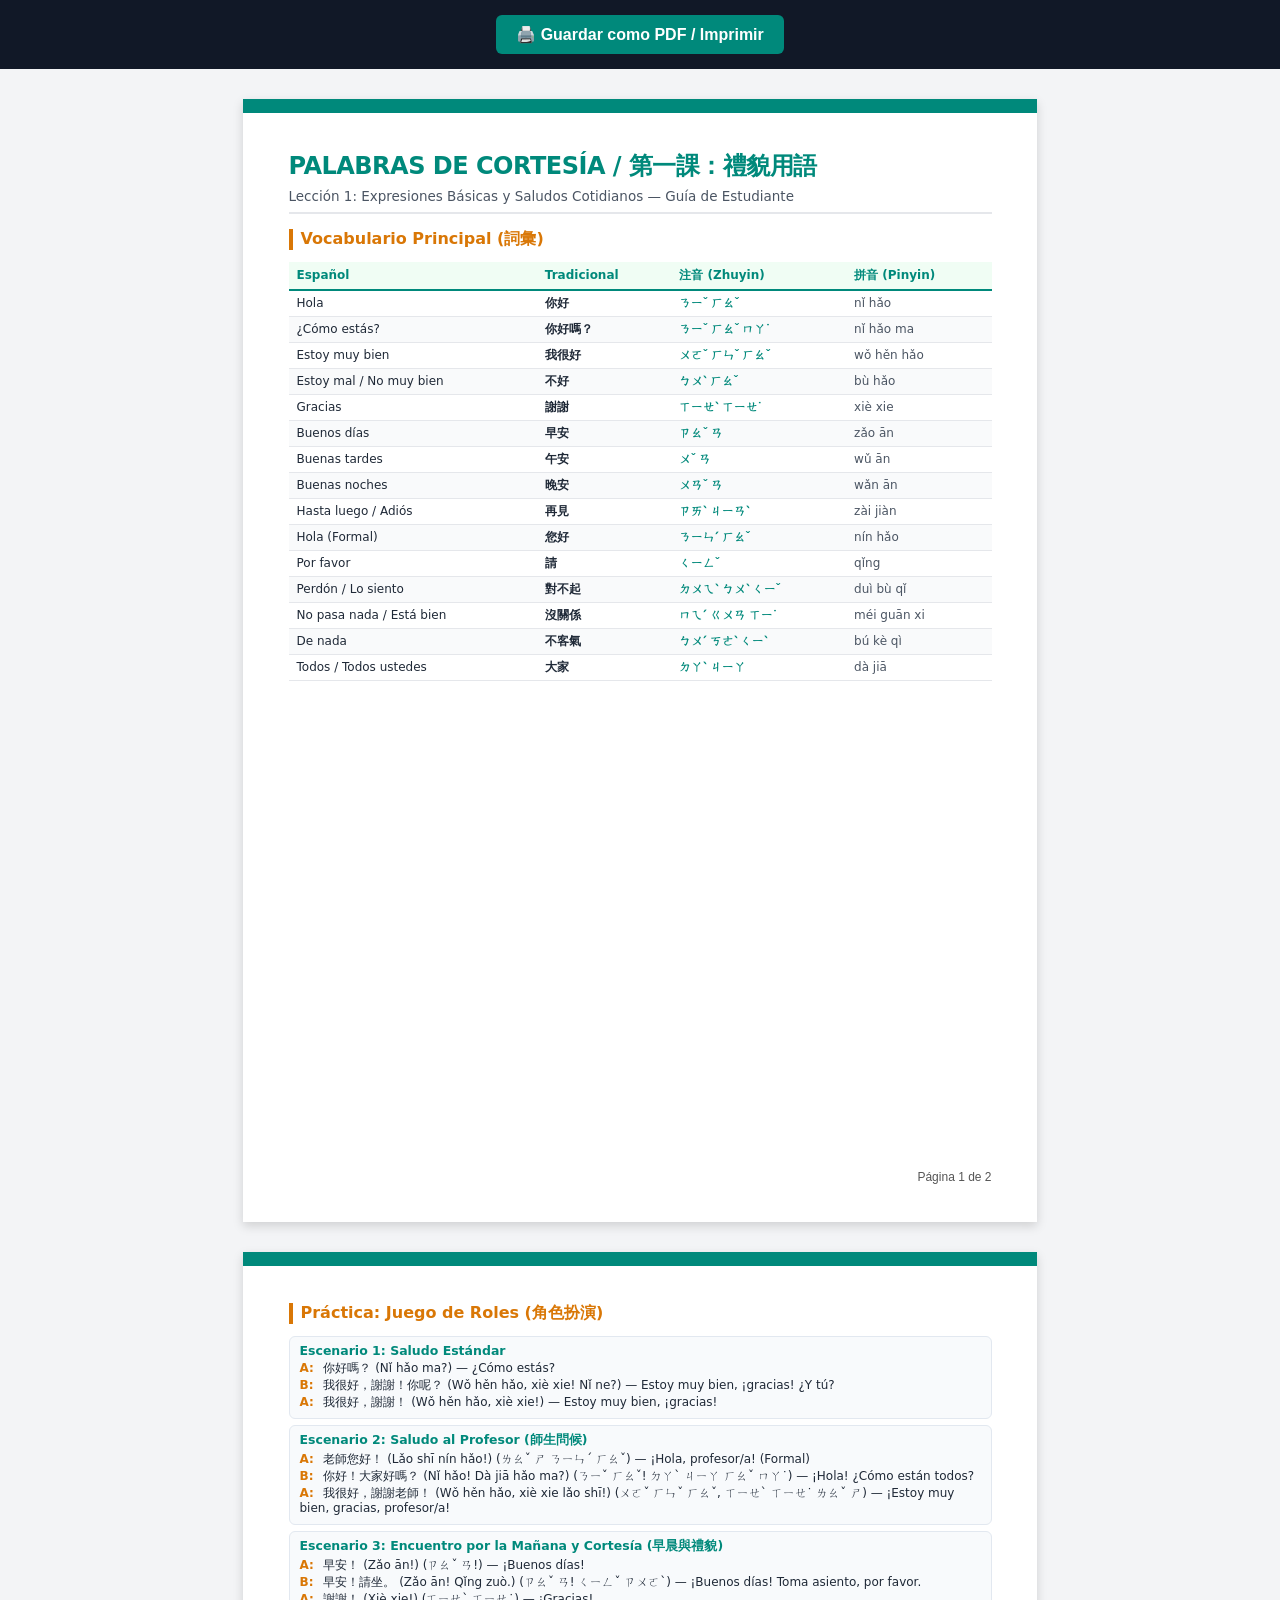
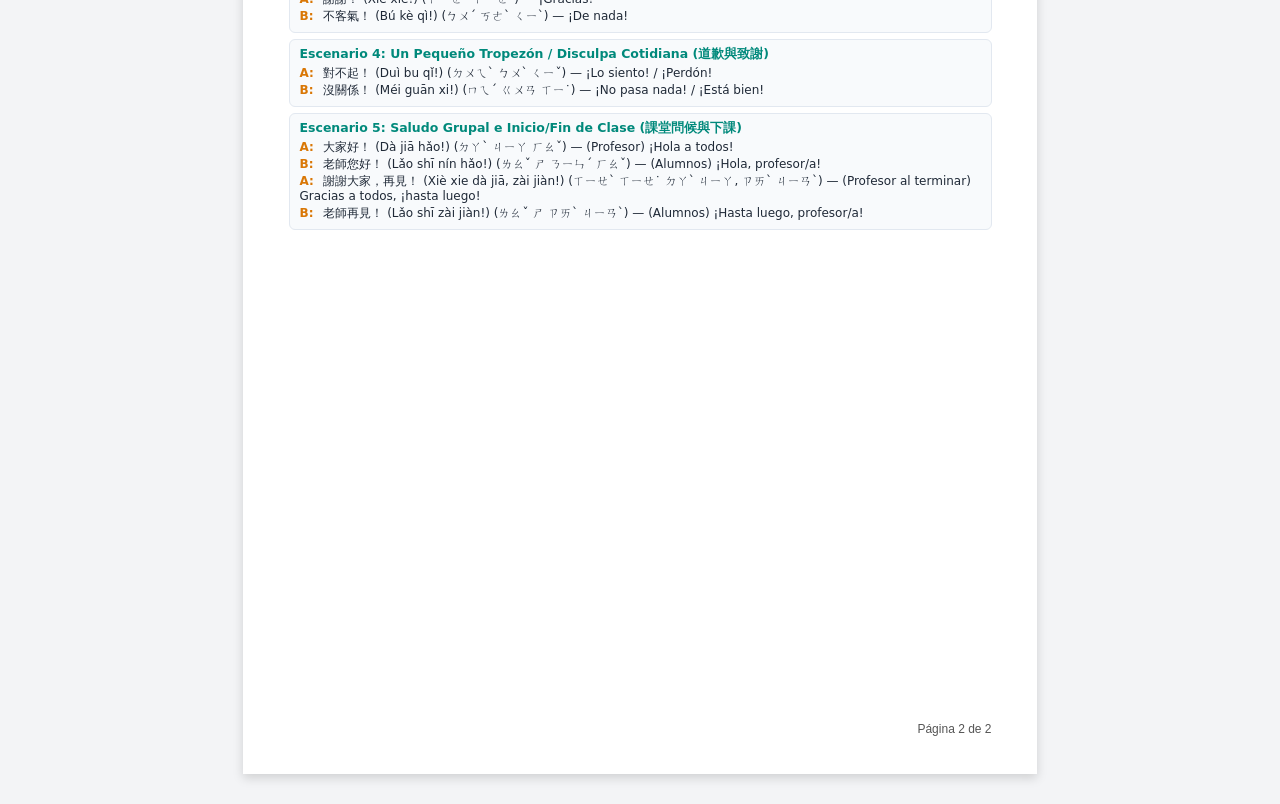
<file: Class1/Vocabularies.html>
<!DOCTYPE html>
<html lang="es">
<head>
  <meta charset="UTF-8">
  <meta name="viewport" content="width=device-width, initial-scale=1.0">
  <title>Lección 1: Saludos - 第一課：問候</title>
  <link rel="stylesheet" href="../Home/vocabularies.css">
</head>
<body>

  <div class="no-print">
    <button class="btn-print" onclick="window.print()">🖨️ Guardar como PDF / Imprimir</button>
  </div>

  <!-- ==================== PÁGINA 1 ==================== -->
  <div class="page">
    <div class="header">
      <h1 class="title">PALABRAS DE CORTESÍA / 第一課：禮貌用語</h1>
      <p class="subtitle">Lección 1: Expresiones Básicas y Saludos Cotidianos — Guía de Estudiante</p>
    </div>

    <div class="section-title">Vocabulario Principal (詞彙)</div>
    <table>
      <thead>
        <tr>
          <th>Español</th>
          <th>Tradicional</th>
          <th>注音 (Zhuyin)</th>
          <th>拼音 (Pinyin)</th>
        </tr>
      </thead>
      <tbody>
        <tr><td>Hola</td><td><b>你好</b></td><td class="zhuyin">ㄋㄧˇ ㄏㄠˇ</td><td class="pinyin">nǐ hǎo</td></tr>
		<tr><td>¿Cómo estás?</td><td><b>你好嗎？</b></td><td class="zhuyin">ㄋㄧˇ ㄏㄠˇ ㄇㄚ˙</td><td class="pinyin">nǐ hǎo ma</td></tr>
		<tr><td>Estoy muy bien</td><td><b>我很好</b></td><td class="zhuyin">ㄨㄛˇ ㄏㄣˇ ㄏㄠˇ</td><td class="pinyin">wǒ hěn hǎo</td></tr>
		<tr><td>Estoy mal / No muy bien</td><td><b>不好</b></td><td class="zhuyin">ㄅㄨˋ ㄏㄠˇ</td><td class="pinyin">bù hǎo</td></tr>
		<tr><td>Gracias</td><td><b>謝謝</b></td><td class="zhuyin">ㄒㄧㄝˋ ㄒㄧㄝ˙</td><td class="pinyin">xiè xie</td></tr>
		<tr><td>Buenos días</td><td><b>早安</b></td><td class="zhuyin">ㄗㄠˇ ㄢ</td><td class="pinyin">zǎo ān</td></tr>
		<tr><td>Buenas tardes</td><td><b>午安</b></td><td class="zhuyin">ㄨˇ ㄢ</td><td class="pinyin">wǔ ān</td></tr>
		<tr><td>Buenas noches</td><td><b>晚安</b></td><td class="zhuyin">ㄨㄢˇ ㄢ</td><td class="pinyin">wǎn ān</td></tr>
		<tr><td>Hasta luego / Adiós</td><td><b>再見</b></td><td class="zhuyin">ㄗㄞˋ ㄐㄧㄢˋ</td><td class="pinyin">zài jiàn</td></tr>
		<tr><td>Hola (Formal)</td><td><b>您好</b></td><td class="zhuyin">ㄋㄧㄣˊ ㄏㄠˇ</td><td class="pinyin">nín hǎo</td></tr>
		<tr><td>Por favor</td><td><b>請</b></td><td class="zhuyin">ㄑㄧㄥˇ</td><td class="pinyin">qǐng</td></tr>
		<tr><td>Perdón / Lo siento</td><td><b>對不起</b></td><td class="zhuyin">ㄉㄨㄟˋ ㄅㄨˋ ㄑㄧˇ</td><td class="pinyin">duì bù qǐ</td></tr>
		<tr><td>No pasa nada / Está bien</td><td><b>沒關係</b></td><td class="zhuyin">ㄇㄟˊ ㄍㄨㄢ ㄒㄧ˙</td><td class="pinyin">méi guān xi</td></tr>
		<tr><td>De nada</td><td><b>不客氣</b></td><td class="zhuyin">ㄅㄨˊ ㄎㄜˋ ㄑㄧˋ</td><td class="pinyin">bú kè qì</td></tr>
		<tr><td>Todos / Todos ustedes</td><td><b>大家</b></td><td class="zhuyin">ㄉㄚˋ ㄐㄧㄚ</td><td class="pinyin">dà jiā</td></tr>
      </tbody>
    </table>
	<!-- Número de página renderizado en HTML -->
    <div class="page-number">Página 1 de 2</div>
  </div>

  <!-- ==================== PÁGINA 2 ==================== -->
  <div class="page">
    <div class="section-title" style="margin-top: 0;">Práctica: Juego de Roles (角色扮演)</div>

    <div class="dialogue-card">
      <div class="dialogue-title">Escenario 1: Saludo Estándar</div>
      <div class="line"><span class="speaker">A:</span> 你好嗎？ (Nǐ hǎo ma?) — ¿Cómo estás?</div>
      <div class="line"><span class="speaker">B:</span> 我很好，謝謝！你呢？ (Wǒ hěn hǎo, xiè xie! Nǐ ne?) — Estoy muy bien, ¡gracias! ¿Y tú?</div>
      <div class="line"><span class="speaker">A:</span> 我很好，謝謝！ (Wǒ hěn hǎo, xiè xie!) — Estoy muy bien, ¡gracias!</div>
    </div>
	
	<div class="dialogue-card">
	  <div class="dialogue-title">Escenario 2: Saludo al Profesor (師生問候)</div>
	  <div class="line"><span class="speaker">A:</span> 老師您好！ (Lǎo shī nín hǎo!) (ㄌㄠˇ ㄕ ㄋㄧㄣˊ ㄏㄠˇ) — ¡Hola, profesor/a! (Formal)</div>
	  <div class="line"><span class="speaker">B:</span> 你好！大家好嗎？ (Nǐ hǎo! Dà jiā hǎo ma?) (ㄋㄧˇ ㄏㄠˇ! ㄉㄚˋ ㄐㄧㄚ ㄏㄠˇ ㄇㄚ˙) — ¡Hola! ¿Cómo están todos?</div>
	  <div class="line"><span class="speaker">A:</span> 我很好，謝謝老師！ (Wǒ hěn hǎo, xiè xie lǎo shī!) (ㄨㄛˇ ㄏㄣˇ ㄏㄠˇ, ㄒㄧㄝˋ ㄒㄧㄝ˙ ㄌㄠˇ ㄕ) — ¡Estoy muy bien, gracias, profesor/a!</div>
	</div>

	<div class="dialogue-card">
	  <div class="dialogue-title">Escenario 3: Encuentro por la Mañana y Cortesía (早晨與禮貌)</div>
	  <div class="line"><span class="speaker">A:</span> 早安！ (Zǎo ān!) (ㄗㄠˇ ㄢ!) — ¡Buenos días!</div>
	  <div class="line"><span class="speaker">B:</span> 早安！請坐。 (Zǎo ān! Qǐng zuò.) (ㄗㄠˇ ㄢ! ㄑㄧㄥˇ ㄗㄨㄛˋ) — ¡Buenos días! Toma asiento, por favor.</div>
	  <div class="line"><span class="speaker">A:</span> 謝謝！ (Xiè xie!) (ㄒㄧㄝˋ ㄒㄧㄝ˙) — ¡Gracias!</div>
	  <div class="line"><span class="speaker">B:</span> 不客氣！ (Bú kè qì!) (ㄅㄨˊ ㄎㄜˋ ㄑㄧˋ) — ¡De nada!</div>
	</div>

	<div class="dialogue-card">
	  <div class="dialogue-title">Escenario 4: Un Pequeño Tropezón / Disculpa Cotidiana (道歉與致謝)</div>
	  <div class="line"><span class="speaker">A:</span> 對不起！ (Duì bu qǐ!) (ㄉㄨㄟˋ ㄅㄨˋ ㄑㄧˇ) — ¡Lo siento! / ¡Perdón!</div>
	  <div class="line"><span class="speaker">B:</span> 沒關係！ (Méi guān xi!) (ㄇㄟˊ ㄍㄨㄢ ㄒㄧ˙) — ¡No pasa nada! / ¡Está bien!</div>
	</div>

	<div class="dialogue-card">
	  <div class="dialogue-title">Escenario 5: Saludo Grupal e Inicio/Fin de Clase (課堂問候與下課)</div>
	  <div class="line"><span class="speaker">A:</span> 大家好！ (Dà jiā hǎo!) (ㄉㄚˋ ㄐㄧㄚ ㄏㄠˇ) — (Profesor) ¡Hola a todos!</div>
	  <div class="line"><span class="speaker">B:</span> 老師您好！ (Lǎo shī nín hǎo!) (ㄌㄠˇ ㄕ ㄋㄧㄣˊ ㄏㄠˇ) — (Alumnos) ¡Hola, profesor/a!</div>
	  <div class="line"><span class="speaker">A:</span> 謝謝大家，再見！ (Xiè xie dà jiā, zài jiàn!) (ㄒㄧㄝˋ ㄒㄧㄝ˙ ㄉㄚˋ ㄐㄧㄚ, ㄗㄞˋ ㄐㄧㄢˋ) — (Profesor al terminar) Gracias a todos, ¡hasta luego!</div>
	  <div class="line"><span class="speaker">B:</span> 老師再見！ (Lǎo shī zài jiàn!) (ㄌㄠˇ ㄕ ㄗㄞˋ ㄐㄧㄢˋ) — (Alumnos) ¡Hasta luego, profesor/a!</div>
	</div>
    <!-- Número de página renderizado en HTML -->
    <div class="page-number">Página 2 de 2</div>
  </div>

</body>
</html>
</file>
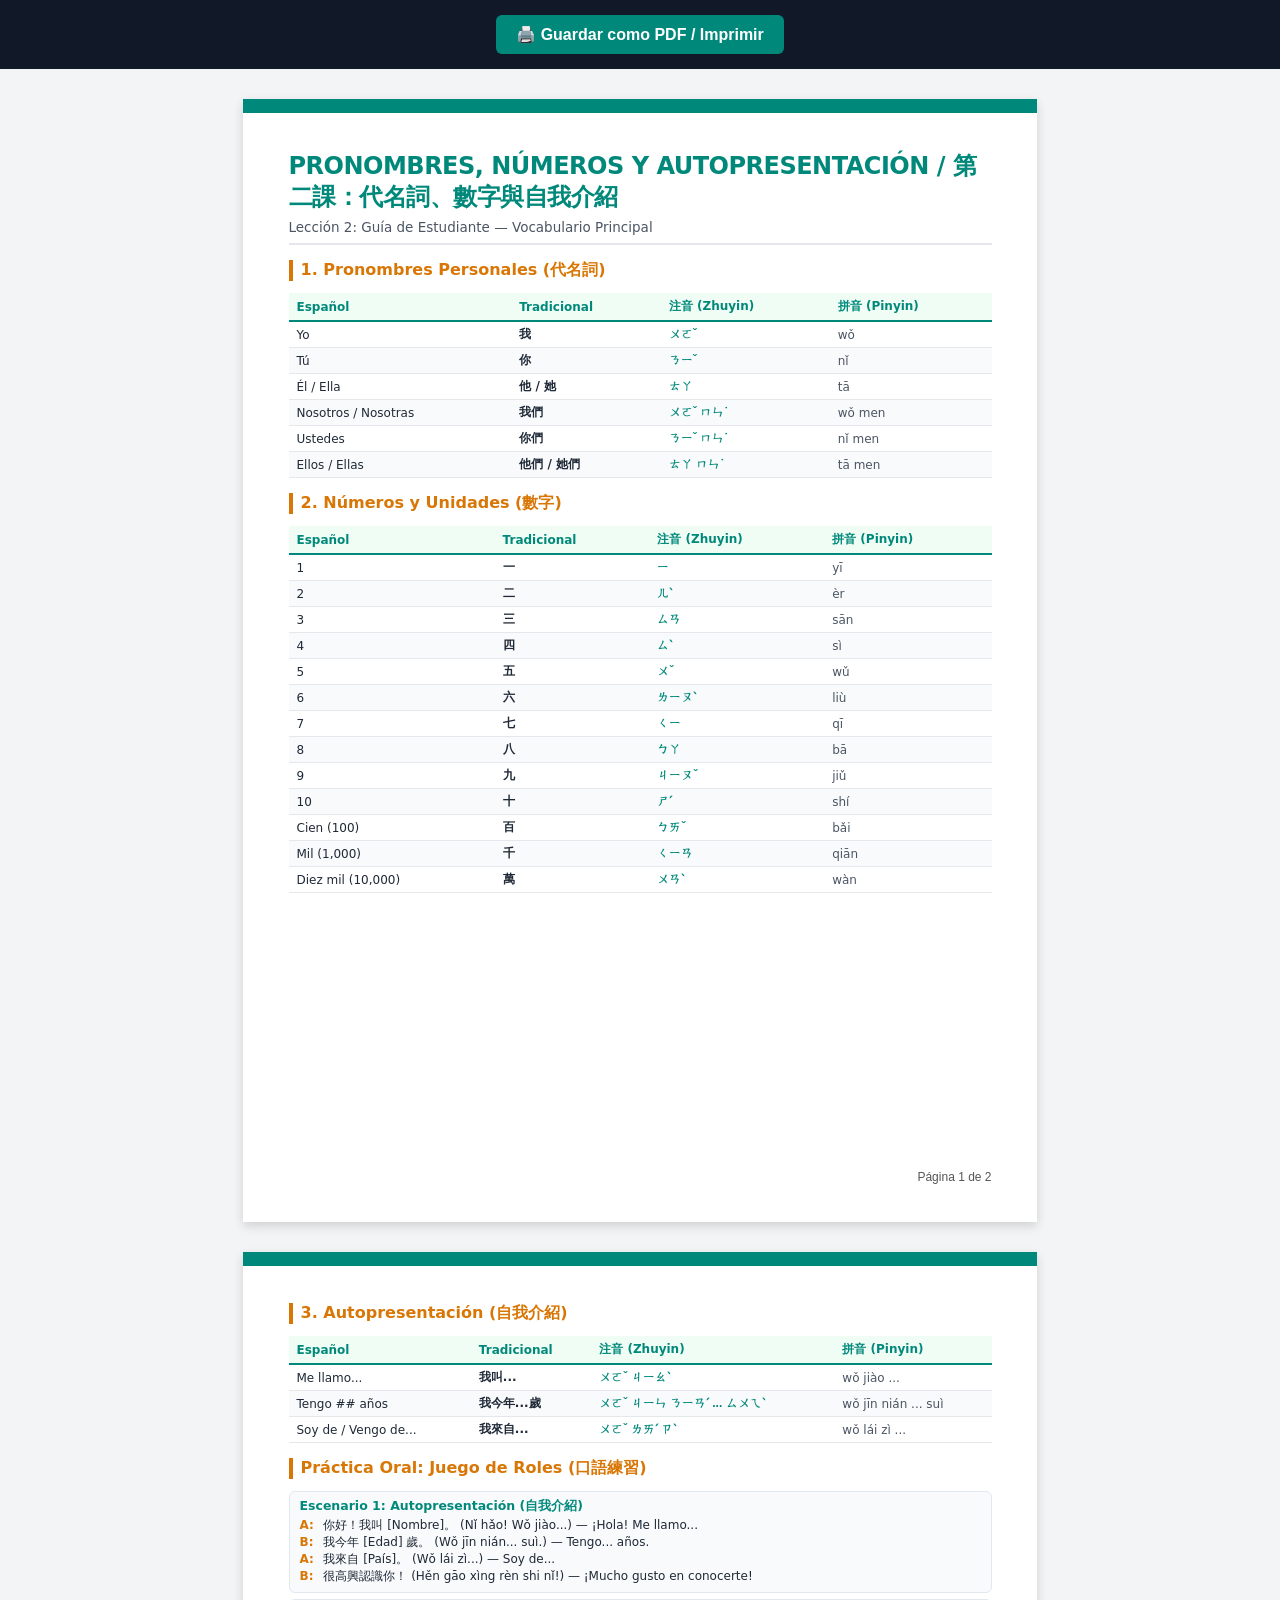
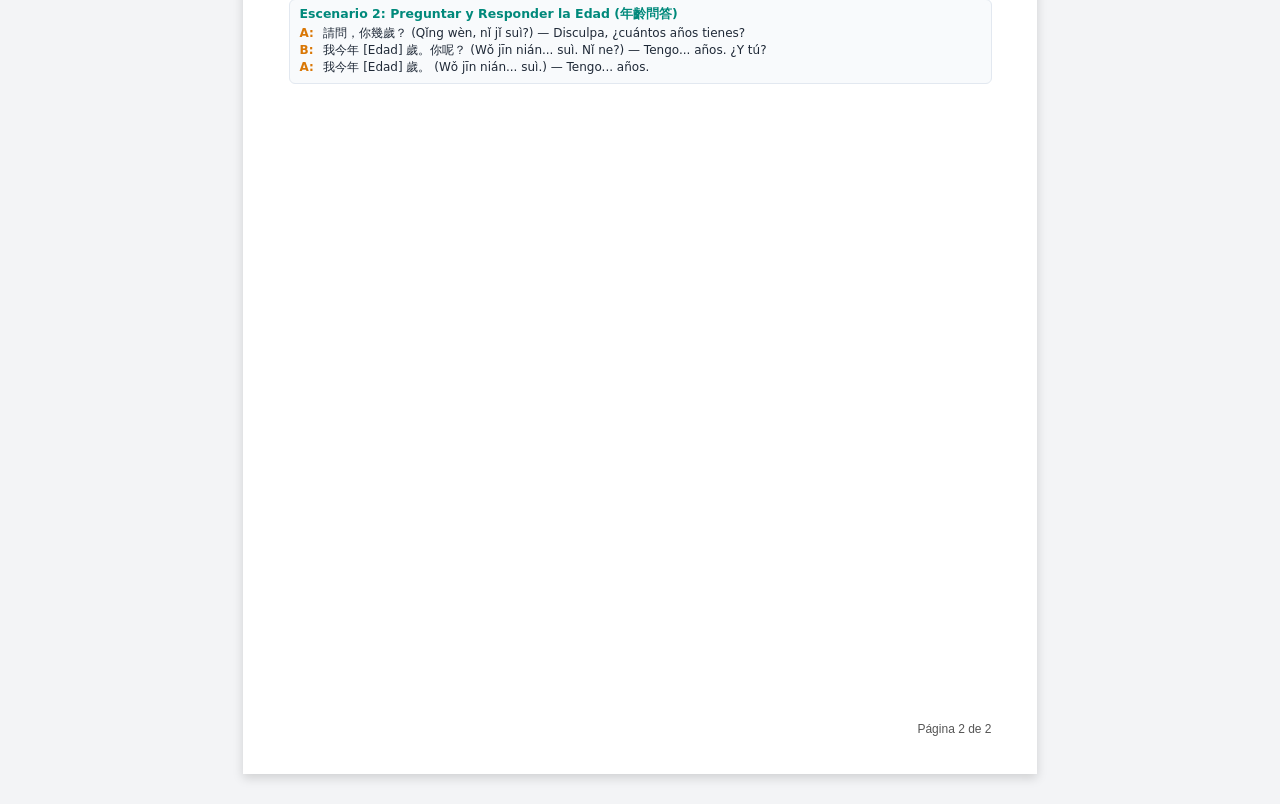
<file: Class2/Vocabularies.html>
<!DOCTYPE html>
<html lang="es">
<head>
  <meta charset="UTF-8">
  <meta name="viewport" content="width=device-width, initial-scale=1.0">
  <title>Lección 2: Pronombres, Números y Autopresentación - 第二課：代名詞、數字與自我介紹</title>
  <link rel="stylesheet" href="../Home/vocabularies.css">
</head>
<body>

  <div class="no-print">
    <button class="btn-print" onclick="window.print()">🖨️ Guardar como PDF / Imprimir</button>
  </div>

  <!-- ==================== PÁGINA 1 ==================== -->
  <div class="page">
    <div class="header">
      <h1 class="title">PRONOMBRES, NÚMEROS Y AUTOPRESENTACIÓN / 第二課：代名詞、數字與自我介紹</h1>
      <p class="subtitle">Lección 2: Guía de Estudiante — Vocabulario Principal</p>
    </div>

    <!-- PARTE 1: Pronombres -->
    <div class="section-title" style="margin-top: 0;">1. Pronombres Personales (代名詞)</div>
    <table>
      <thead>
        <tr>
          <th>Español</th>
          <th>Tradicional</th>
          <th>注音 (Zhuyin)</th>
          <th>拼音 (Pinyin)</th>
        </tr>
      </thead>
      <tbody>
        <tr><td>Yo</td><td><b>我</b></td><td class="zhuyin">ㄨㄛˇ</td><td class="pinyin">wǒ</td></tr>
        <tr><td>Tú</td><td><b>你</b></td><td class="zhuyin">ㄋㄧˇ</td><td class="pinyin">nǐ</td></tr>
        <tr><td>Él / Ella</td><td><b>他 / 她</b></td><td class="zhuyin">ㄊㄚ</td><td class="pinyin">tā</td></tr>
        <tr><td>Nosotros / Nosotras</td><td><b>我們</b></td><td class="zhuyin">ㄨㄛˇ ㄇㄣ˙</td><td class="pinyin">wǒ men</td></tr>
        <tr><td>Ustedes</td><td><b>你們</b></td><td class="zhuyin">ㄋㄧˇ ㄇㄣ˙</td><td class="pinyin">nǐ men</td></tr>
        <tr><td>Ellos / Ellas</td><td><b>他們 / 她們</b></td><td class="zhuyin">ㄊㄚ ㄇㄣ˙</td><td class="pinyin">tā men</td></tr>
      </tbody>
    </table>

    <!-- PARTE 2: Números -->
    <div class="section-title">2. Números y Unidades (數字)</div>
    <table>
      <thead>
        <tr>
          <th>Español</th>
          <th>Tradicional</th>
          <th>注音 (Zhuyin)</th>
          <th>拼音 (Pinyin)</th>
        </tr>
      </thead>
      <tbody>
        <tr><td>1</td><td><b>一</b></td><td class="zhuyin">ㄧ</td><td class="pinyin">yī</td></tr>
        <tr><td>2</td><td><b>二</b></td><td class="zhuyin">ㄦˋ</td><td class="pinyin">èr</td></tr>
        <tr><td>3</td><td><b>三</b></td><td class="zhuyin">ㄙㄢ</td><td class="pinyin">sān</td></tr>
        <tr><td>4</td><td><b>四</b></td><td class="zhuyin">ㄙˋ</td><td class="pinyin">sì</td></tr>
        <tr><td>5</td><td><b>五</b></td><td class="zhuyin">ㄨˇ</td><td class="pinyin">wǔ</td></tr>
        <tr><td>6</td><td><b>六</b></td><td class="zhuyin">ㄌㄧㄡˋ</td><td class="pinyin">liù</td></tr>
        <tr><td>7</td><td><b>七</b></td><td class="zhuyin">ㄑㄧ</td><td class="pinyin">qī</td></tr>
        <tr><td>8</td><td><b>八</b></td><td class="zhuyin">ㄅㄚ</td><td class="pinyin">bā</td></tr>
        <tr><td>9</td><td><b>九</b></td><td class="zhuyin">ㄐㄧㄡˇ</td><td class="pinyin">jiǔ</td></tr>
        <tr><td>10</td><td><b>十</b></td><td class="zhuyin">ㄕˊ</td><td class="pinyin">shí</td></tr>
        <tr><td>Cien (100)</td><td><b>百</b></td><td class="zhuyin">ㄅㄞˇ</td><td class="pinyin">bǎi</td></tr>
        <tr><td>Mil (1,000)</td><td><b>千</b></td><td class="zhuyin">ㄑㄧㄢ</td><td class="pinyin">qiān</td></tr>
        <tr><td>Diez mil (10,000)</td><td><b>萬</b></td><td class="zhuyin">ㄨㄢˋ</td><td class="pinyin">wàn</td></tr>
      </tbody>
    </table>

	<!-- Número de página renderizado en HTML -->
    <div class="page-number">Página 1 de 2</div>
  </div>

  <!-- ==================== PÁGINA 2 ==================== -->
  <div class="page">
    <!-- PARTE 3: Autopresentación -->
    <div class="section-title" style="margin-top: 0;">3. Autopresentación (自我介紹)</div>
    <table>
      <thead>
        <tr>
          <th>Español</th>
          <th>Tradicional</th>
          <th>注音 (Zhuyin)</th>
          <th>拼音 (Pinyin)</th>
        </tr>
      </thead>
      <tbody>
        <tr><td>Me llamo...</td><td><b>我叫...</b></td><td class="zhuyin">ㄨㄛˇ ㄐㄧㄠˋ</td><td class="pinyin">wǒ jiào ...</td></tr>
        <tr><td>Tengo ## años</td><td><b>我今年...歲</b></td><td class="zhuyin">ㄨㄛˇ ㄐㄧㄣ ㄋㄧㄢˊ ... ㄙㄨㄟˋ</td><td class="pinyin">wǒ jīn nián ... suì</td></tr>
        <tr><td>Soy de / Vengo de...</td><td><b>我來自...</b></td><td class="zhuyin">ㄨㄛˇ ㄌㄞˊ ㄗˋ</td><td class="pinyin">wǒ lái zì ...</td></tr>
      </tbody>
    </table>

    <div class="section-title">Práctica Oral: Juego de Roles (口語練習)</div>

    <div class="dialogue-card">
      <div class="dialogue-title">Escenario 1: Autopresentación (自我介紹)</div>
      <div class="line"><span class="speaker">A:</span> 你好！我叫 [Nombre]。 (Nǐ hǎo! Wǒ jiào...) — ¡Hola! Me llamo...</div>
      <div class="line"><span class="speaker">B:</span> 我今年 [Edad] 歲。 (Wǒ jīn nián... suì.) — Tengo... años.</div>
      <div class="line"><span class="speaker">A:</span> 我來自 [País]。 (Wǒ lái zì...) — Soy de...</div>
      <div class="line"><span class="speaker">B:</span> 很高興認識你！ (Hěn gāo xìng rèn shi nǐ!) — ¡Mucho gusto en conocerte!</div>
    </div>
	
    <div class="dialogue-card">
	  <div class="dialogue-title">Escenario 2: Preguntar y Responder la Edad (年齡問答)</div>
	  <div class="line"><span class="speaker">A:</span> 請問，你幾歲？ (Qǐng wèn, nǐ jǐ suì?) — Disculpa, ¿cuántos años tienes?</div>
	  <div class="line"><span class="speaker">B:</span> 我今年 [Edad] 歲。你呢？ (Wǒ jīn nián... suì. Nǐ ne?) — Tengo... años. ¿Y tú?</div>
	  <div class="line"><span class="speaker">A:</span> 我今年 [Edad] 歲。 (Wǒ jīn nián... suì.) — Tengo... años.</div>
	</div>

    <!-- Número de página renderizado en HTML -->
    <div class="page-number">Página 2 de 2</div>
  </div>

</body>
</html>
</file>
<file: Home/vocabularies.css>
/* Configuración estándar para la impresión */
@page {
  size: A4 portrait;
  margin: 10mm 12mm 15mm 12mm;
}

* {
  box-sizing: border-box;
  -webkit-print-color-adjust: exact !important;
  print-color-adjust: exact !important;
}
body {
  font-family: system-ui, -apple-system, BlinkMacSystemFont, "Segoe UI", Roboto, "Helvetica Neue", Arial, sans-serif;
  margin: 0;
  padding: 0;
  background-color: #f3f4f6;
  color: #1f2937;
}
.no-print {
  text-align: center;
  padding: 15px;
  background: #111827;
  color: #fff;
  position: sticky;
  top: 0;
  z-index: 1000;
}
.btn-print {
  background-color: #00897B;
  color: white;
  border: none;
  padding: 10px 20px;
  font-size: 16px;
  font-weight: bold;
  border-radius: 6px;
  cursor: pointer;
}
.btn-print:hover {
  background-color: #00695c;
}

/* Simulación visual de páginas separadas en la pantalla web */
.page {
  width: 210mm;
  min-height: 297mm;
  padding: 10mm 12mm 20mm 12mm; /* Espacio inferior reservado para el número */
  margin: 30px auto;
  background: white;
  box-shadow: 0 4px 10px rgba(0, 0, 0, 0.15);
  position: relative;
  border-top: 14px solid #00897B;
}

/* Estilo visual para el número de página en modo HTML */
.page-number {
  position: absolute;
  bottom: 10mm;
  right: 12mm;
  font-family: Arial, sans-serif;
  font-size: 9pt;
  color: #555;
  border: 0px;
}

.header {
  margin-bottom: 15px;
  border-bottom: 2px solid #e5e7eb;
  padding-bottom: 8px;
}
.title {
  font-size: 24px;
  font-weight: 800;
  color: #00897B;
  line-height: 1.3;
  margin-top: 0px;
  margin-bottom: 6px;
  letter-spacing: -0.5px;
}
.subtitle {
  font-size: 13.5px;
  color: #4b5563;
  margin: 0;
}
.section-title {
  font-size: 16px;
  font-weight: 700;
  color: #d97706;
  border-left: 4px solid #d97706;
  padding-left: 8px;
  margin: 15px 0 12px 0;
}
table {
  width: 100%;
  border-collapse: collapse;
  margin-bottom: 10px;
  font-size: 12px;
}
th {
  background-color: #f0fdf4;
  color: #00897B;
  text-align: left;
  padding: 5px 8px;
  border-bottom: 2px solid #00897B;
  font-weight: 700;
}
td {
  padding: 4px 8px;
  border-bottom: 1px solid #e5e7eb;
}
tr:nth-child(even) {
  background-color: #f9fafb;
}
.zhuyin {
  color: #00897B;
  font-weight: 600;
  font-family: sans-serif;
}
.pinyin {
  color: #4b5563;
}
.dialogue-card {
  background-color: #f8fafc;
  border: 1px solid #e2e8f0;
  border-radius: 6px;
  padding: 6px 10px;
  margin-bottom: 6px;
}
.dialogue-title {
  font-weight: 700;
  color: #00897B;
  margin-bottom: 3px;
  font-size: 12.5px;
}
.line {
  margin: 2px 0;
  line-height: 1.25;
  font-size: 12px;
}
.speaker {
  font-weight: bold;
  color: #d97706;
  display: inline-block;
  width: 20px;
}

/* Reglas para la impresión limpia */
@media print {
  body {
	background: none;
  }
  .no-print {
	display: none;
  }
  .page {
	margin: 0;
	box-shadow: none;
	width: 100%;
	min-height: 297mm;
	page-break-after: always;
	break-after: page;
  }
}
</file>
